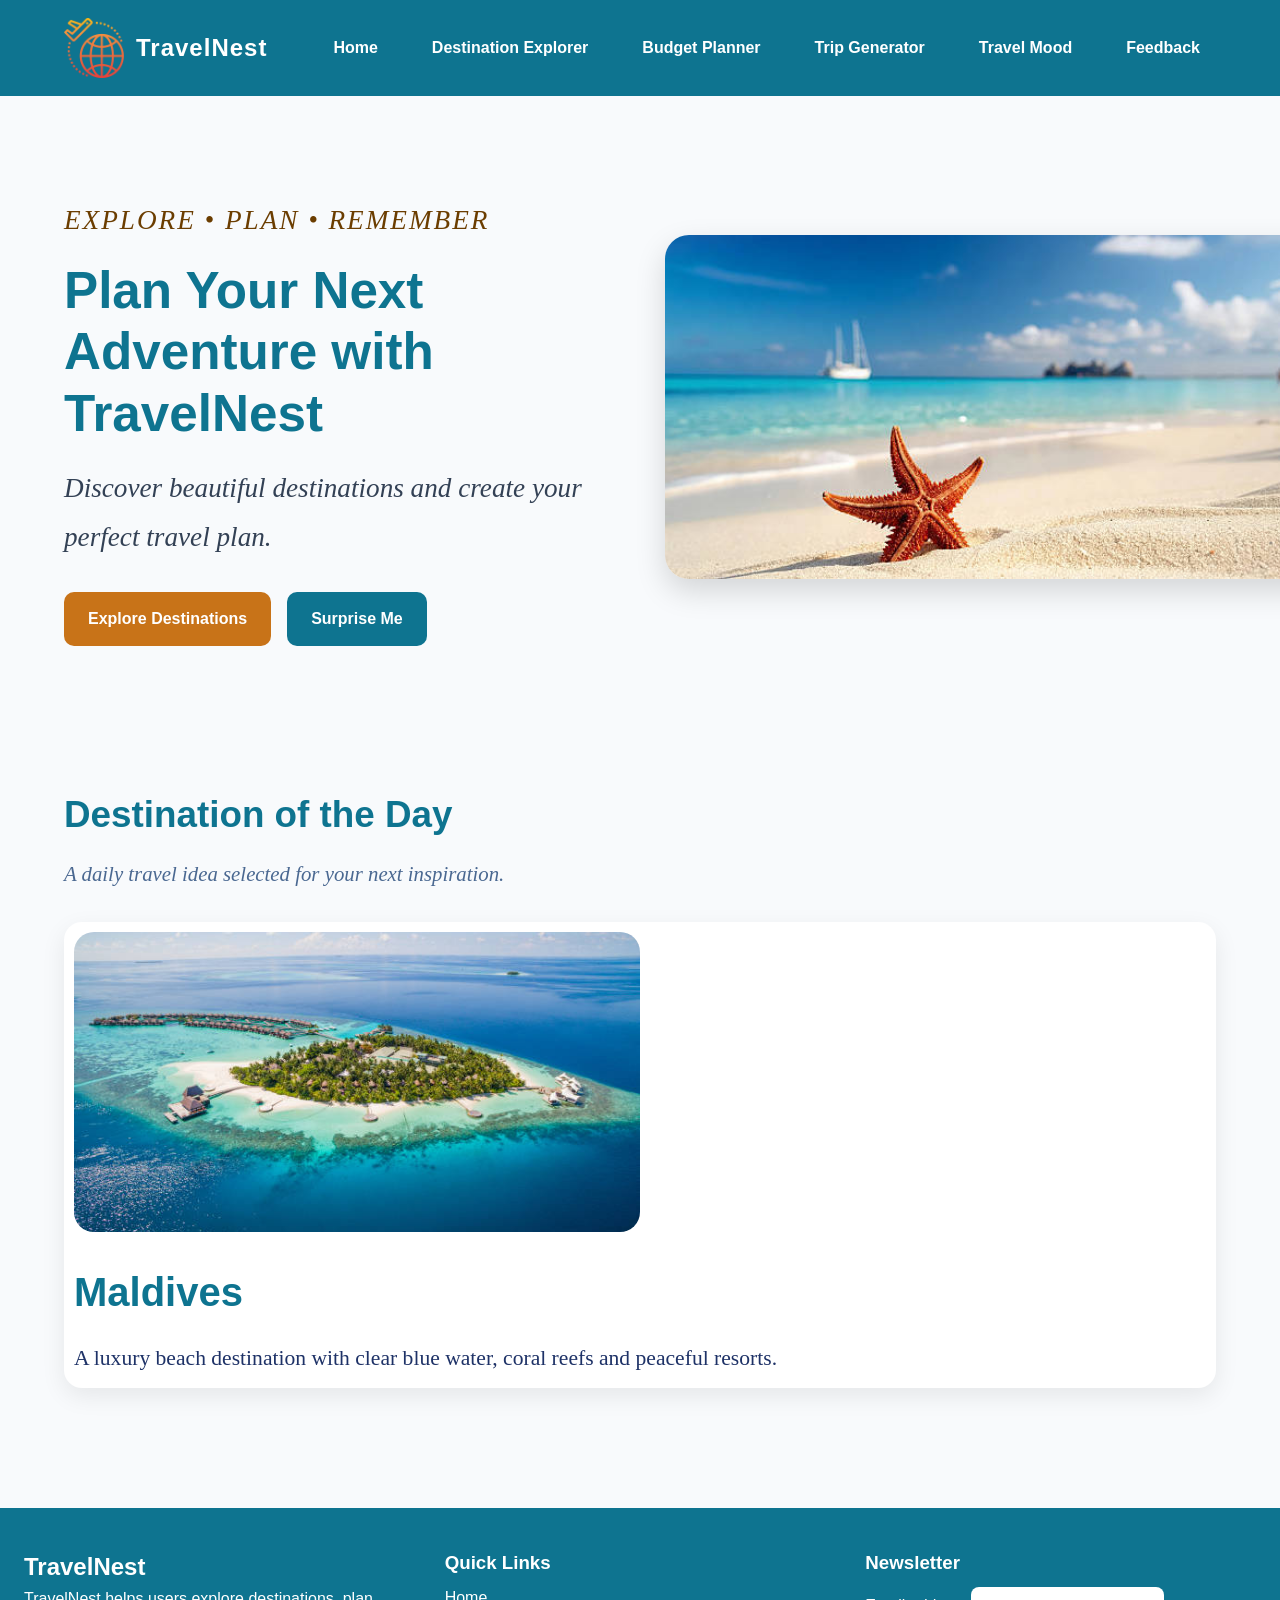
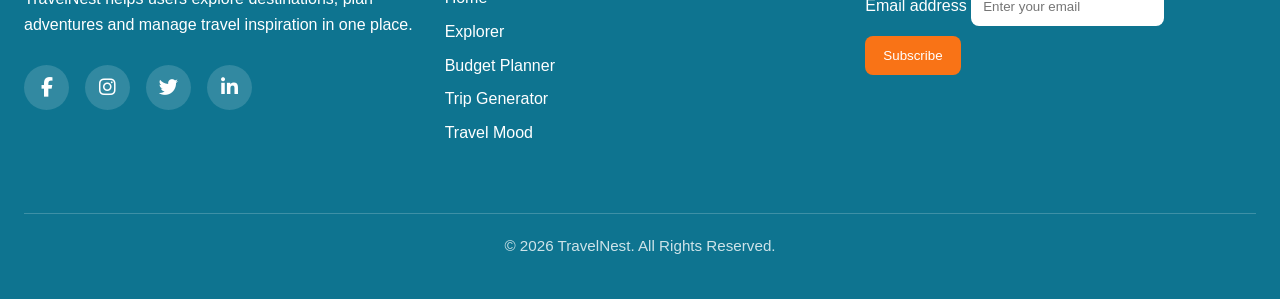
<file: index.html>
<!DOCTYPE html>
<html lang="en">

<head>
  <meta charset="UTF-8">
  <meta name="viewport" content="width=device-width, initial-scale=1.0">

  <title>TravelNest | Home</title>

  <!-- CSS -->
  <link rel="stylesheet" href="css/style.css">
  <link
    rel="stylesheet"
    href="https://cdnjs.cloudflare.com/ajax/libs/font-awesome/6.5.1/css/all.min.css"
  >

  <!-- Favicon -->
  <link rel="icon" href="icons/favicon.ico">

  <!-- PWA -->
  <link rel="manifest" href="manifest.json">
</head>

<body>

  <!-- Header -->
  <header class="site-header">

    <nav class="navbar">

      <!-- Logo -->
      <a href="index.html" class="logo" aria-label="TravelNest Home">
        <img src="images/logo.png" alt="">
        <span>TravelNest</span>
      </a>

      <!-- Hamburger Button -->
      <button class="menu-toggle" id="menuToggle" aria-label="Open navigation menu">
        ☰
      </button>

      <!-- Navigation Links -->
      <ul class="nav-links" id="navLinks">

        <li><a href="index.html">Home</a></li>
        <li><a href="explorer.html">Destination Explorer</a></li>
        <li><a href="budget.html">Budget Planner</a></li>
        <li><a href="generator.html">Trip Generator</a></li>
        <li><a href="mood.html">Travel Mood</a></li>
        <li><a href="feedback.html">Feedback</a></li>

      </ul>

    </nav>

  </header>

  <!-- Main Content -->
  <main>

    <section class="hero reveal">

      <h2 class="hidden-heading">Hero Section</h2>

      <article class="hero-text">
        <p class="eyebrow">Explore • Plan • Remember</p>

        <h1>Plan Your Next Adventure with TravelNest</h1>

        <p id="quoteText">
          Discover beautiful destinations and create your perfect travel plan.
        </p>

        <div class="hero-buttons">
          <a href="explorer.html" class="btn">Explore Destinations</a>
          <a href="generator.html" class="btn btn-secondary">Surprise Me</a>
        </div>
      </article>

      <article class="hero-image">
        <h2 class="hidden-heading">Hero Travel Image</h2>

        <img src="images/hero-travel.jpg" alt="Beautiful beach travel destination">
      </article>

    </section>

    <section class="section reveal">

      <h2>Destination of the Day</h2>

      <p class="section-intro">
        A daily travel idea selected for your next inspiration.
      </p>

      <article class="feature-card" id="destinationOfDay">
        <h3>Loading destination...</h3>
        <p>Please wait...</p>
      </article>

    </section>

  </main>

  <!-- Footer -->
  <footer class="site-footer">

    <!-- About -->
    <section>

      <h2>TravelNest</h2>

      <p>
        TravelNest helps users explore destinations,
        plan adventures and manage travel inspiration
        in one place.
      </p>

      <div class="social-icons">

        <a href="#" aria-label="Visit TravelNest Facebook page">
          <i class="fab fa-facebook-f"></i>
        </a>

        <a href="#" aria-label="Visit TravelNest Instagram page">
          <i class="fab fa-instagram"></i>
        </a>

        <a href="#" aria-label="Visit TravelNest Twitter page">
          <i class="fab fa-twitter"></i>
        </a>

        <a href="#" aria-label="Visit TravelNest LinkedIn page">
          <i class="fab fa-linkedin-in"></i>
        </a>

      </div>

    </section>

    <!-- Quick Links -->
    <section>

      <h3>Quick Links</h3>

      <a href="index.html">Home</a>
      <a href="explorer.html">Explorer</a>
      <a href="budget.html">Budget Planner</a>
      <a href="generator.html">Trip Generator</a>
      <a href="mood.html">Travel Mood</a>

    </section>

    <!-- Newsletter -->
    <section>

      <h3>Newsletter</h3>

      <form id="newsletterForm">

        <label for="newsletterEmail">Email address</label>

        <input
          type="email"
          id="newsletterEmail"
          name="newsletterEmail"
          placeholder="Enter your email"
        >

        <button type="submit">
          Subscribe
        </button>

      </form>

      <p id="newsletterMessage"></p>

    </section>

    <div class="footer-bottom">

      <p>
        © 2026 TravelNest. All Rights Reserved.
      </p>

    </div>

  </footer>

  <!-- JavaScript -->
  <script src="js/main.js"></script>

</body>

</html>
</file>
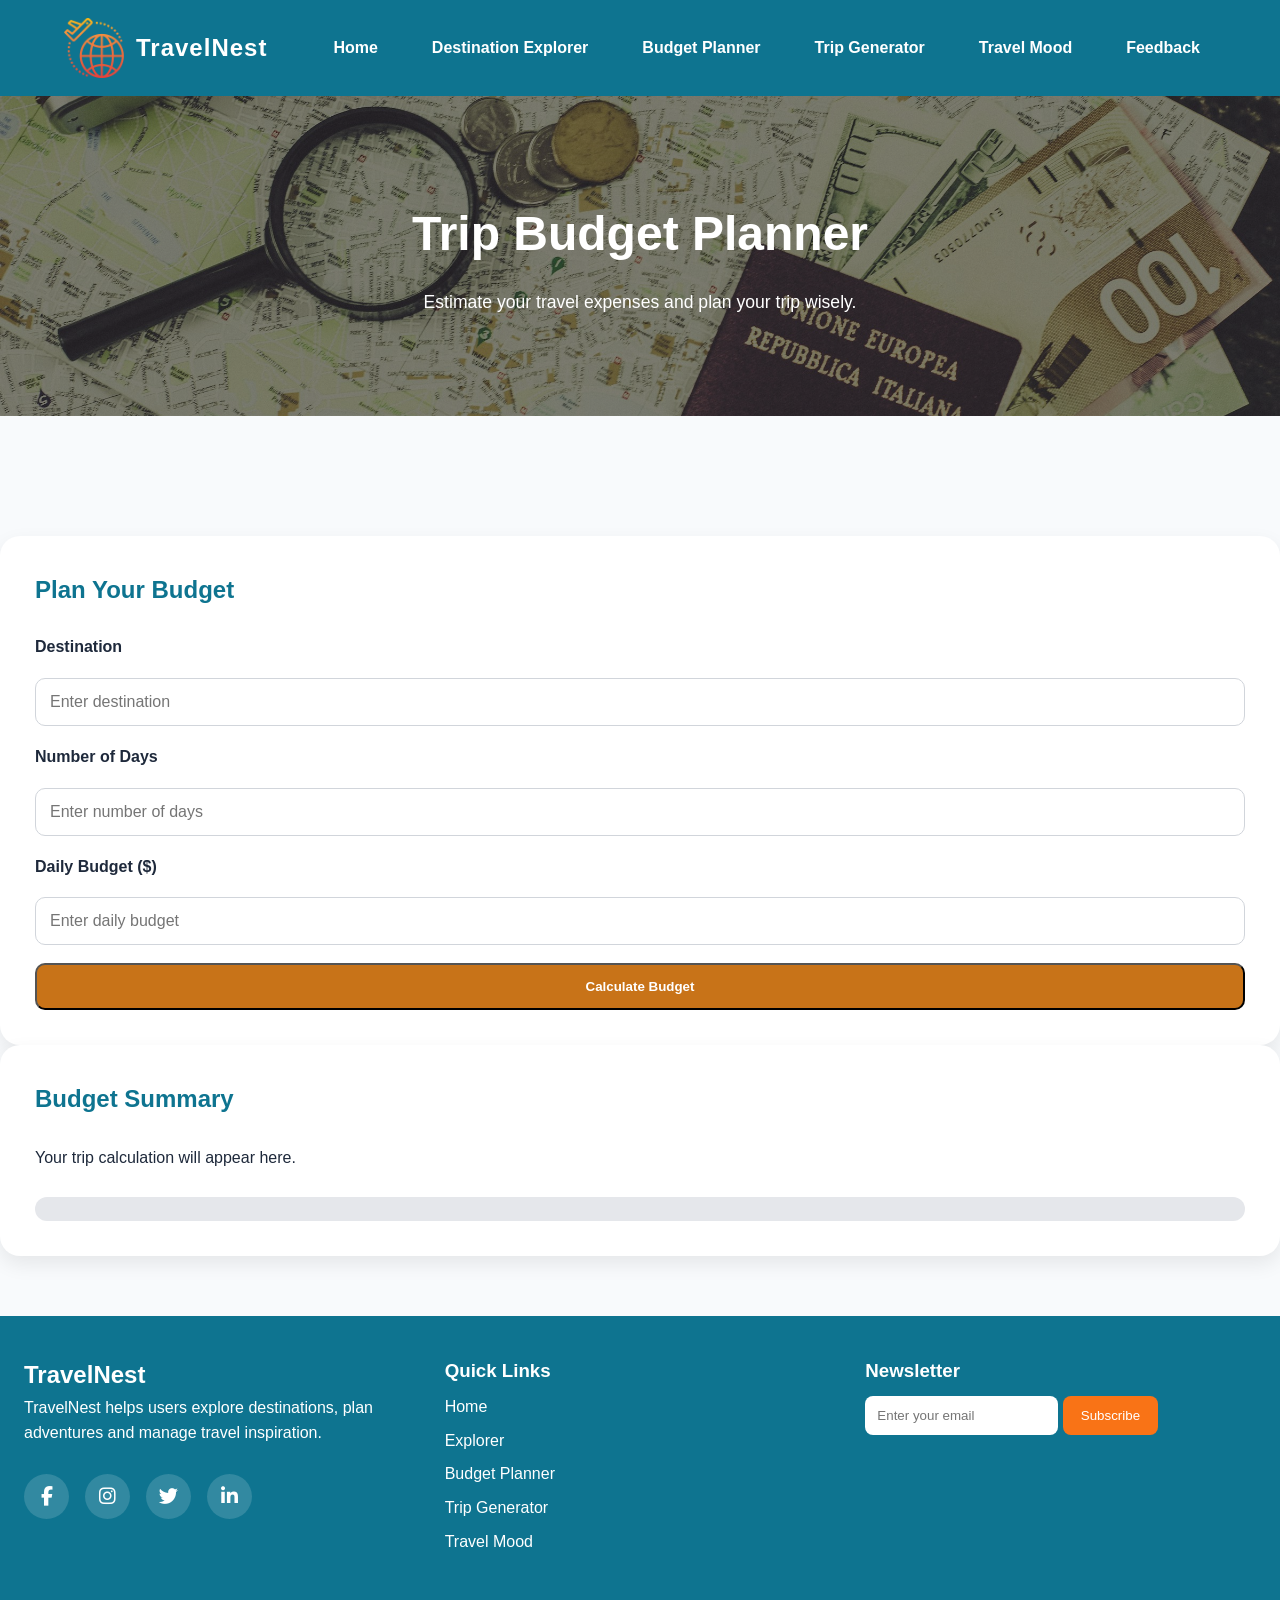
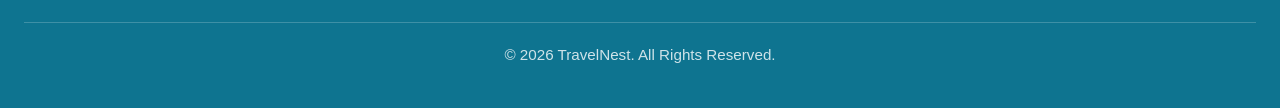
<file: budget.html>
<!DOCTYPE html>
<html lang="en">

<head>
  <meta charset="UTF-8">
  <meta name="viewport" content="width=device-width, initial-scale=1.0">

  <title>TravelNest | Budget Planner</title>

  <link rel="stylesheet" href="css/style.css">
  <link
  rel="stylesheet"
  href="https://cdnjs.cloudflare.com/ajax/libs/font-awesome/6.5.1/css/all.min.css"
/>

  <link rel="icon" href="icons/favicon.ico">

  <link rel="manifest" href="manifest.json">
</head>

<body>

  <!-- HEADER -->
  <header class="site-header">

    <nav class="navbar">

      <a href="index.html" class="logo">
  <img src="images/logo.png" alt="TravelNest Logo">

  <span>TravelNest</span>
</a>

      <button class="menu-toggle" id="menuToggle">
        ☰
      </button>

      <ul class="nav-links" id="navLinks">

        <li><a href="index.html">Home</a></li>
        <li><a href="explorer.html">Destination Explorer</a></li>
        <li><a href="budget.html">Budget Planner</a></li>
        <li><a href="generator.html">Trip Generator</a></li>
        <li><a href="mood.html">Travel Mood</a></li>
        <li><a href="feedback.html">Feedback</a></li>

      </ul>

    </nav>

  </header>

  <!-- MAIN -->
  <main>

    <!-- PAGE HERO -->
    <section class="page-hero budget-banner reveal">

      <h1>Trip Budget Planner</h1>

      <p>
        Estimate your travel expenses and plan your trip wisely.
      </p>

    </section>

    <!-- BUDGET FORM -->
    <section class="budget-section reveal" aria-label="Budget planner section"></section>

      <article class="budget-card">

        <h2>Plan Your Budget</h2>

        <form id="budgetForm">

          <label for="destination">
            Destination
          </label>

          <input
            type="text"
            id="destination"
            placeholder="Enter destination"
          >

          <label for="days">
            Number of Days
          </label>

          <input
            type="number"
            id="days"
            placeholder="Enter number of days"
          >

          <label for="dailyBudget">
            Daily Budget ($)
          </label>

          <input
            type="number"
            id="dailyBudget"
            placeholder="Enter daily budget"
          >

          <button type="submit" class="btn">
            Calculate Budget
          </button>

        </form>

      </article>

      <!-- RESULTS -->
      <article class="budget-results">

        <h2>Budget Summary</h2>

        <div id="budgetOutput">

          <p>
            Your trip calculation will appear here.
          </p>

        </div>

        <!-- PROGRESS BAR -->
        <div class="progress-container">

          <div class="progress-bar" id="progressBar">

          </div>

        </div>

      </article>

    

  </main>

  <!-- FOOTER -->
  <footer class="site-footer">

    <section>

      <h2>TravelNest</h2>

      <p>
        TravelNest helps users explore destinations,
        plan adventures and manage travel inspiration.
      </p>
      <div class="social-icons">

  <a href="#">
    <i class="fab fa-facebook-f"></i>
  </a>

  <a href="#">
    <i class="fab fa-instagram"></i>
  </a>

  <a href="#">
    <i class="fab fa-twitter"></i>
  </a>

  <a href="#">
    <i class="fab fa-linkedin-in"></i>
  </a>

</div>

    </section>

    <section>

      <h3>Quick Links</h3>

      <a href="index.html">Home</a>
      <a href="explorer.html">Explorer</a>
      <a href="budget.html">Budget Planner</a>
       <a href="generator.html">Trip Generator</a>
      <a href="mood.html">Travel Mood</a>

    </section>

    <section>

      <h3>Newsletter</h3>

      <form id="newsletterForm">

        <input
          type="email"
          id="newsletterEmail"
          placeholder="Enter your email"
        >

        <button type="submit">
          Subscribe
        </button>

      </form>

      <p id="newsletterMessage"></p>

    </section>
    <div class="footer-bottom">

  <p>
    © 2026 TravelNest. All Rights Reserved.
  </p>

</div>

  </footer>

  <!-- JS FILES -->
  <script src="js/budget.js"></script>
  <script src="js/main.js"></script>

</body>

</html>
</file>
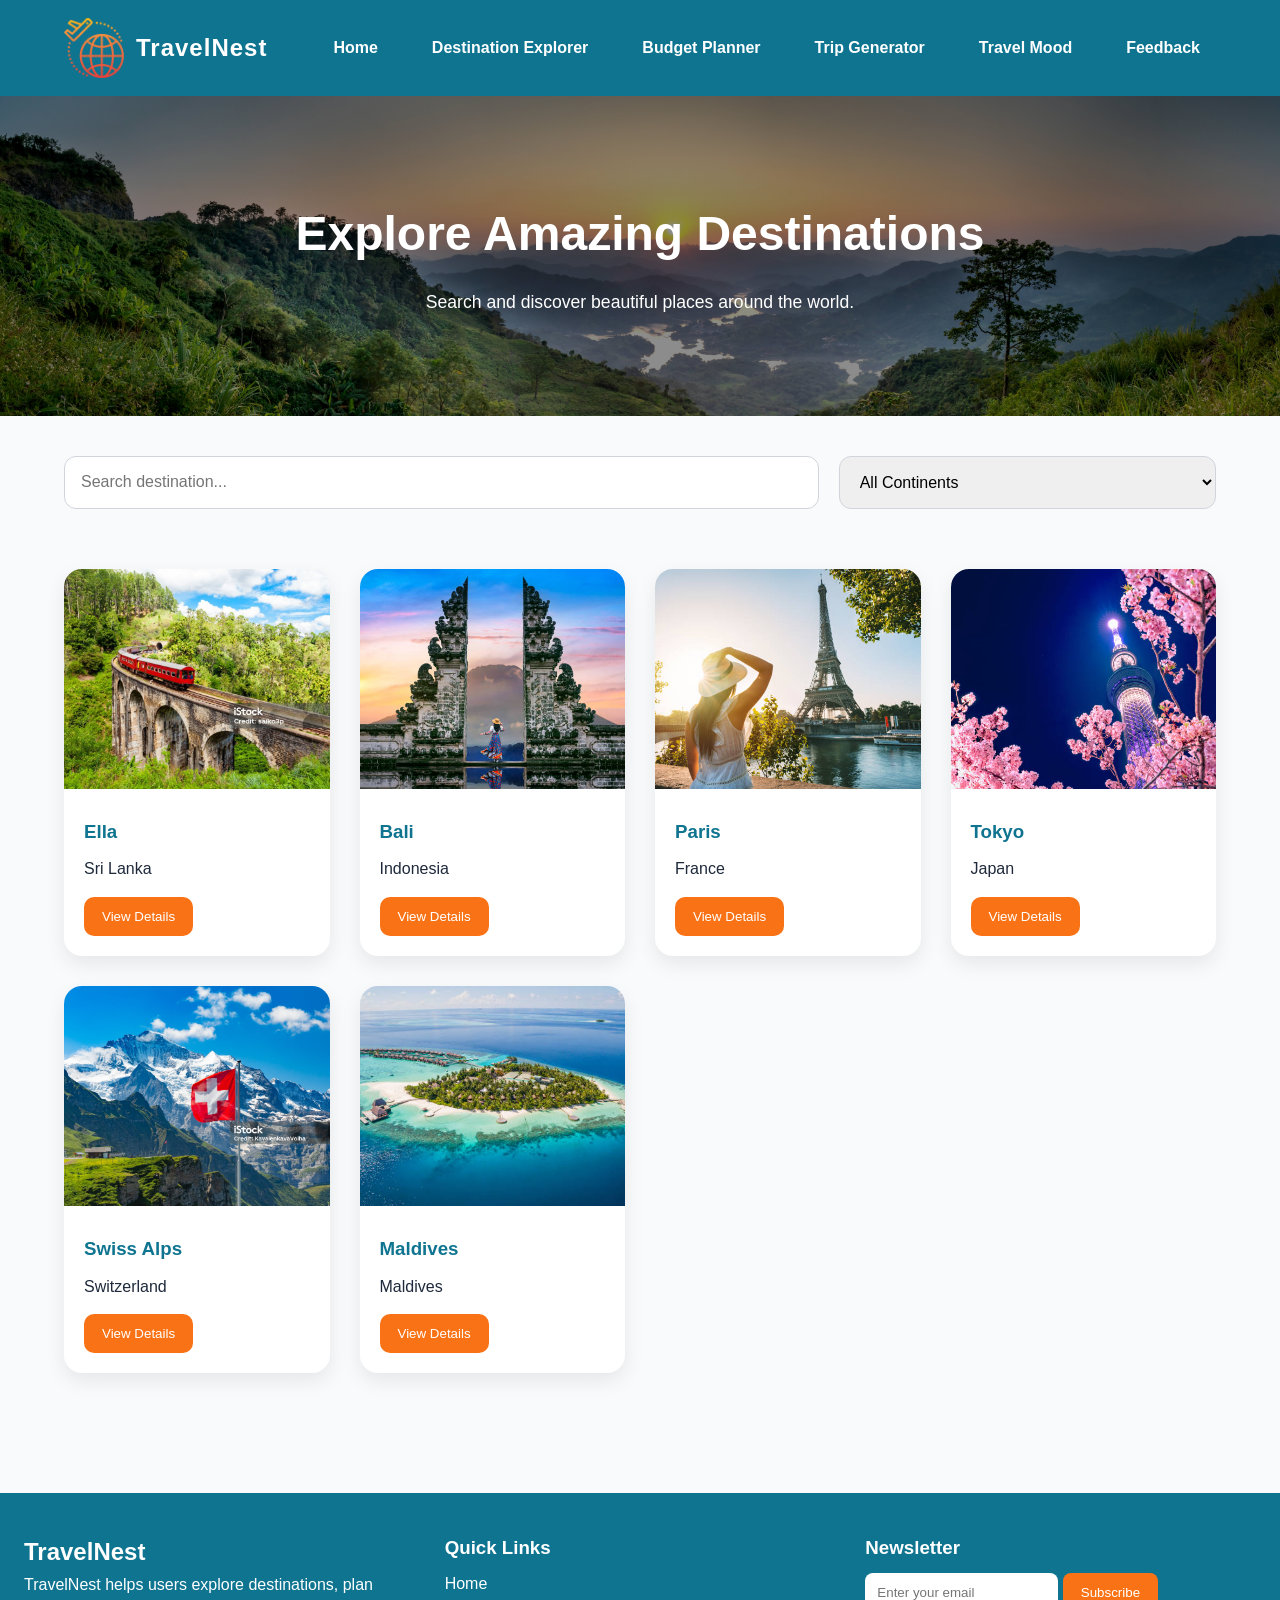
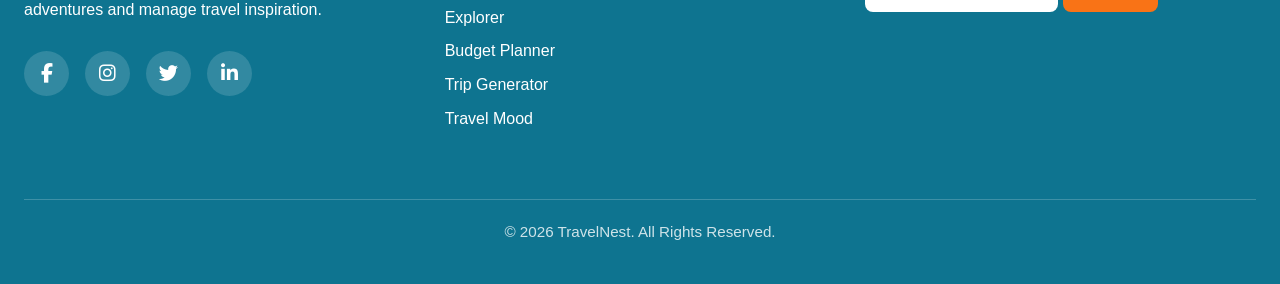
<file: explorer.html>
<!DOCTYPE html>
<html lang="en">

<head>
  <meta charset="UTF-8">
  <meta name="viewport" content="width=device-width, initial-scale=1.0">

  <title>TravelNest | Destination Explorer</title>

  <link rel="stylesheet" href="css/style.css">
  <link
  rel="stylesheet"
  href="https://cdnjs.cloudflare.com/ajax/libs/font-awesome/6.5.1/css/all.min.css"
/>

  <link rel="icon" href="icons/favicon.ico">

  <link rel="manifest" href="manifest.json">
</head>

<body>

  <!-- HEADER -->
  <header class="site-header">

    <nav class="navbar">

      <a href="index.html" class="logo">
  <img src="images/logo.png" alt="TravelNest Logo">

  <span>TravelNest</span>
</a>

      <button class="menu-toggle" id="menuToggle">
        ☰
      </button>

      <ul class="nav-links" id="navLinks">

        <li><a href="index.html">Home</a></li>
        <li><a href="explorer.html">Destination Explorer</a></li>
        <li><a href="budget.html">Budget Planner</a></li>
        <li><a href="generator.html">Trip Generator</a></li>
        <li><a href="mood.html">Travel Mood</a></li>
        <li><a href="feedback.html">Feedback</a></li>

      </ul>

    </nav>

  </header>

  <!-- MAIN -->
  <main>

    <!-- PAGE HERO -->
    <section class="page-hero reveal">

      <h1>Explore Amazing Destinations</h1>

      <p>
        Search and discover beautiful places around the world.
      </p>

    </section>

    <!-- SEARCH + FILTER -->
    <section class="filter-section reveal">

      <input
        type="text"
        id="searchInput"
        placeholder="Search destination..."
      >

      <select id="continentFilter">

        <option value="all">All Continents</option>
        <option value="Asia">Asia</option>
        <option value="Europe">Europe</option>

      </select>

    </section>

    <!-- DESTINATION CARDS -->
    <section class="destination-grid reveal" id="destinationGrid">

    </section>

  </main>

  <!-- MODAL -->
  <section class="modal" id="destinationModal">

    <article class="modal-content">

      <button class="close-modal" id="closeModal">
        ×
      </button>

      <div id="modalDetails">

      </div>

    </article>

  </section>

  <!-- FOOTER -->
  <footer class="site-footer">

    <section>

      <h2>TravelNest</h2>

      <p>
        TravelNest helps users explore destinations,
        plan adventures and manage travel inspiration.
      </p>
      <div class="social-icons">

  <a href="#">
    <i class="fab fa-facebook-f"></i>
  </a>

  <a href="#">
    <i class="fab fa-instagram"></i>
  </a>

  <a href="#">
    <i class="fab fa-twitter"></i>
  </a>

  <a href="#">
    <i class="fab fa-linkedin-in"></i>
  </a>

</div>

    </section>

    <section>

      <h3>Quick Links</h3>

      <a href="index.html">Home</a>
      <a href="explorer.html">Explorer</a>
      <a href="budget.html">Budget Planner</a>
       <a href="generator.html">Trip Generator</a>
      <a href="mood.html">Travel Mood</a>

    </section>

    <section>

      <h3>Newsletter</h3>

      <form id="newsletterForm">

        <input
          type="email"
          id="newsletterEmail"
          placeholder="Enter your email"
        >

        <button type="submit">
          Subscribe
        </button>

      </form>

      <p id="newsletterMessage"></p>

    </section>
    <div class="footer-bottom">

  <p>
    © 2026 TravelNest. All Rights Reserved.
  </p>

</div>

  </footer>

  <!-- JS FILES -->
  <script src="js/data.js"></script>
  <script src="js/explorer.js"></script>
  <script src="js/main.js"></script>

</body>

</html>
</file>
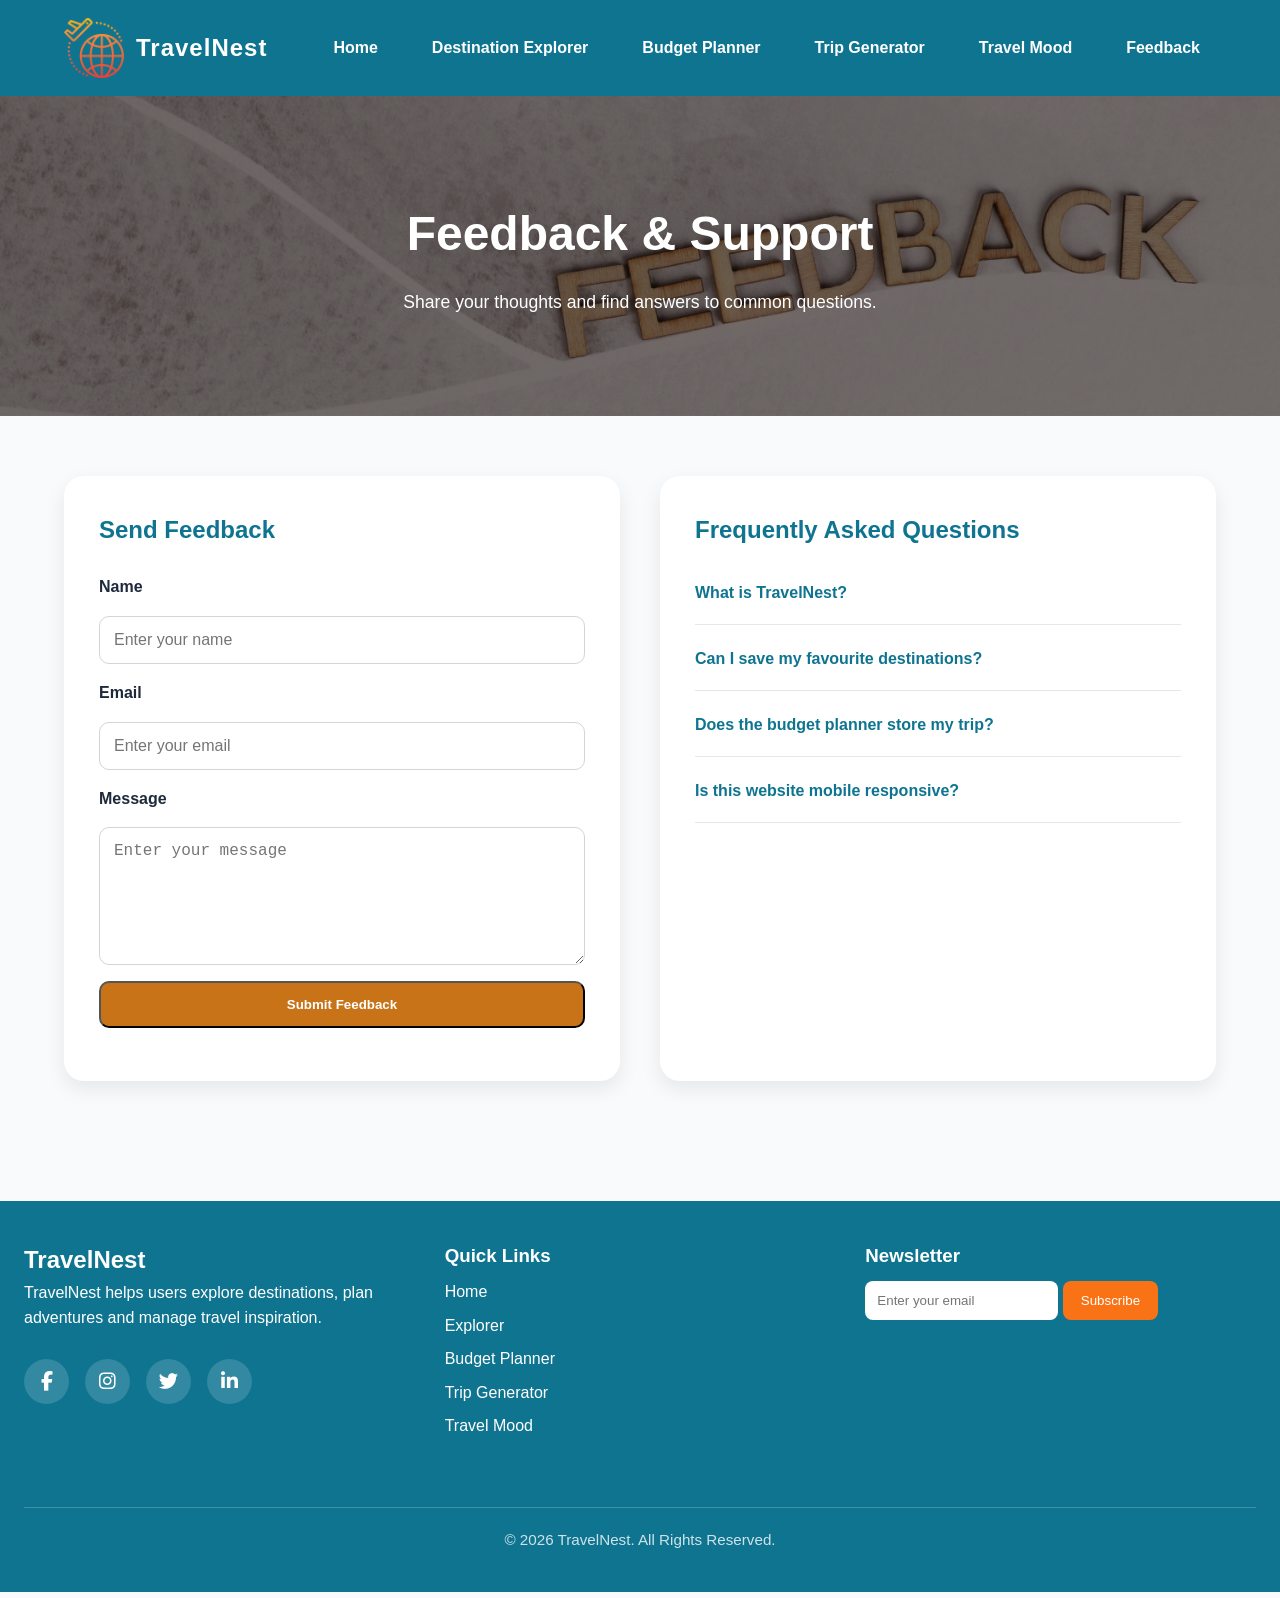
<file: feedback.html>
<!DOCTYPE html>
<html lang="en">

<head>
  <meta charset="UTF-8">
  <meta name="viewport" content="width=device-width, initial-scale=1.0">
  <title>TravelNest | Feedback & Support</title>

  <link rel="stylesheet" href="css/style.css">
  <link
  rel="stylesheet"
  href="https://cdnjs.cloudflare.com/ajax/libs/font-awesome/6.5.1/css/all.min.css"
/>
  <link rel="icon" href="icons/favicon.ico">
  <link rel="manifest" href="manifest.json">
</head>

<body>

  <header class="site-header">
    <nav class="navbar">

     <a href="index.html" class="logo">
  <img src="images/logo.png" alt="TravelNest Logo">

  <span>TravelNest</span>
</a>
      <button class="menu-toggle" id="menuToggle">☰</button>

      <ul class="nav-links" id="navLinks">
        <li><a href="index.html">Home</a></li>
        <li><a href="explorer.html">Destination Explorer</a></li>
        <li><a href="budget.html">Budget Planner</a></li>
        <li><a href="generator.html">Trip Generator</a></li>
        <li><a href="mood.html">Travel Mood</a></li>
        <li><a href="feedback.html">Feedback</a></li>
      </ul>
    </nav>
  </header>

  <main>

    <section class="page-hero feedback-banner reveal">
      <h1>Feedback & Support</h1>
      <p>Share your thoughts and find answers to common questions.</p>
    </section>

    <section class="feedback-section reveal">

      <article class="feedback-card">
        <h2>Send Feedback</h2>

        <form id="feedbackForm">
          <label for="userName">Name</label>
          <input type="text" id="userName" placeholder="Enter your name">

          <label for="userEmail">Email</label>
          <input type="email" id="userEmail" placeholder="Enter your email">

          <label for="userMessage">Message</label>
          <textarea id="userMessage" rows="6" placeholder="Enter your message"></textarea>

          <button type="submit" class="btn">Submit Feedback</button>
        </form>

        <p id="feedbackMessage"></p>
      </article>

      <article class="feedback-card">
        <h2>Frequently Asked Questions</h2>

        <section class="faq-item">
          <button class="faq-question">What is TravelNest?</button>
          <p class="faq-answer">
            TravelNest is a front-end travel planning website that helps users explore destinations,
            plan budgets, save wishlists and track travel goals.
          </p>
        </section>

        <section class="faq-item">
          <button class="faq-question">Can I save my favourite destinations?</button>
          <p class="faq-answer">
            Yes. Destinations can be saved to a wishlist using localStorage in the browser.
          </p>
        </section>

        <section class="faq-item">
          <button class="faq-question">Does the budget planner store my trip?</button>
          <p class="faq-answer">
            Yes. The trip budget details are saved in localStorage after calculation.
          </p>
        </section>

        <section class="faq-item">
          <button class="faq-question">Is this website mobile responsive?</button>
          <p class="faq-answer">
            Yes. The layout uses responsive CSS, media queries, Flexbox and CSS Grid.
          </p>
        </section>

      </article>

    </section>

  </main>

  <footer class="site-footer">
    <section>
      <h2>TravelNest</h2>
      <p>TravelNest helps users explore destinations, plan adventures and manage travel inspiration.</p>
      <div class="social-icons">

  <a href="#">
    <i class="fab fa-facebook-f"></i>
  </a>

  <a href="#">
    <i class="fab fa-instagram"></i>
  </a>

  <a href="#">
    <i class="fab fa-twitter"></i>
  </a>

  <a href="#">
    <i class="fab fa-linkedin-in"></i>
  </a>

</div>
    </section>

    <section>
      <h3>Quick Links</h3>
      <a href="index.html">Home</a>
      <a href="explorer.html">Explorer</a>
      <a href="budget.html">Budget Planner</a>
       <a href="generator.html">Trip Generator</a>
      <a href="mood.html">Travel Mood</a>
    </section>

    <section>
      <h3>Newsletter</h3>
      <form id="newsletterForm">
        <input type="email" id="newsletterEmail" placeholder="Enter your email">
        <button type="submit">Subscribe</button>
      </form>
      <p id="newsletterMessage"></p>
    </section>
    <div class="footer-bottom">

  <p>
    © 2026 TravelNest. All Rights Reserved.
  </p>

</div>
  </footer>

  <script src="js/feedback.js"></script>
  <script src="js/main.js"></script>

</body>

</html>
</file>
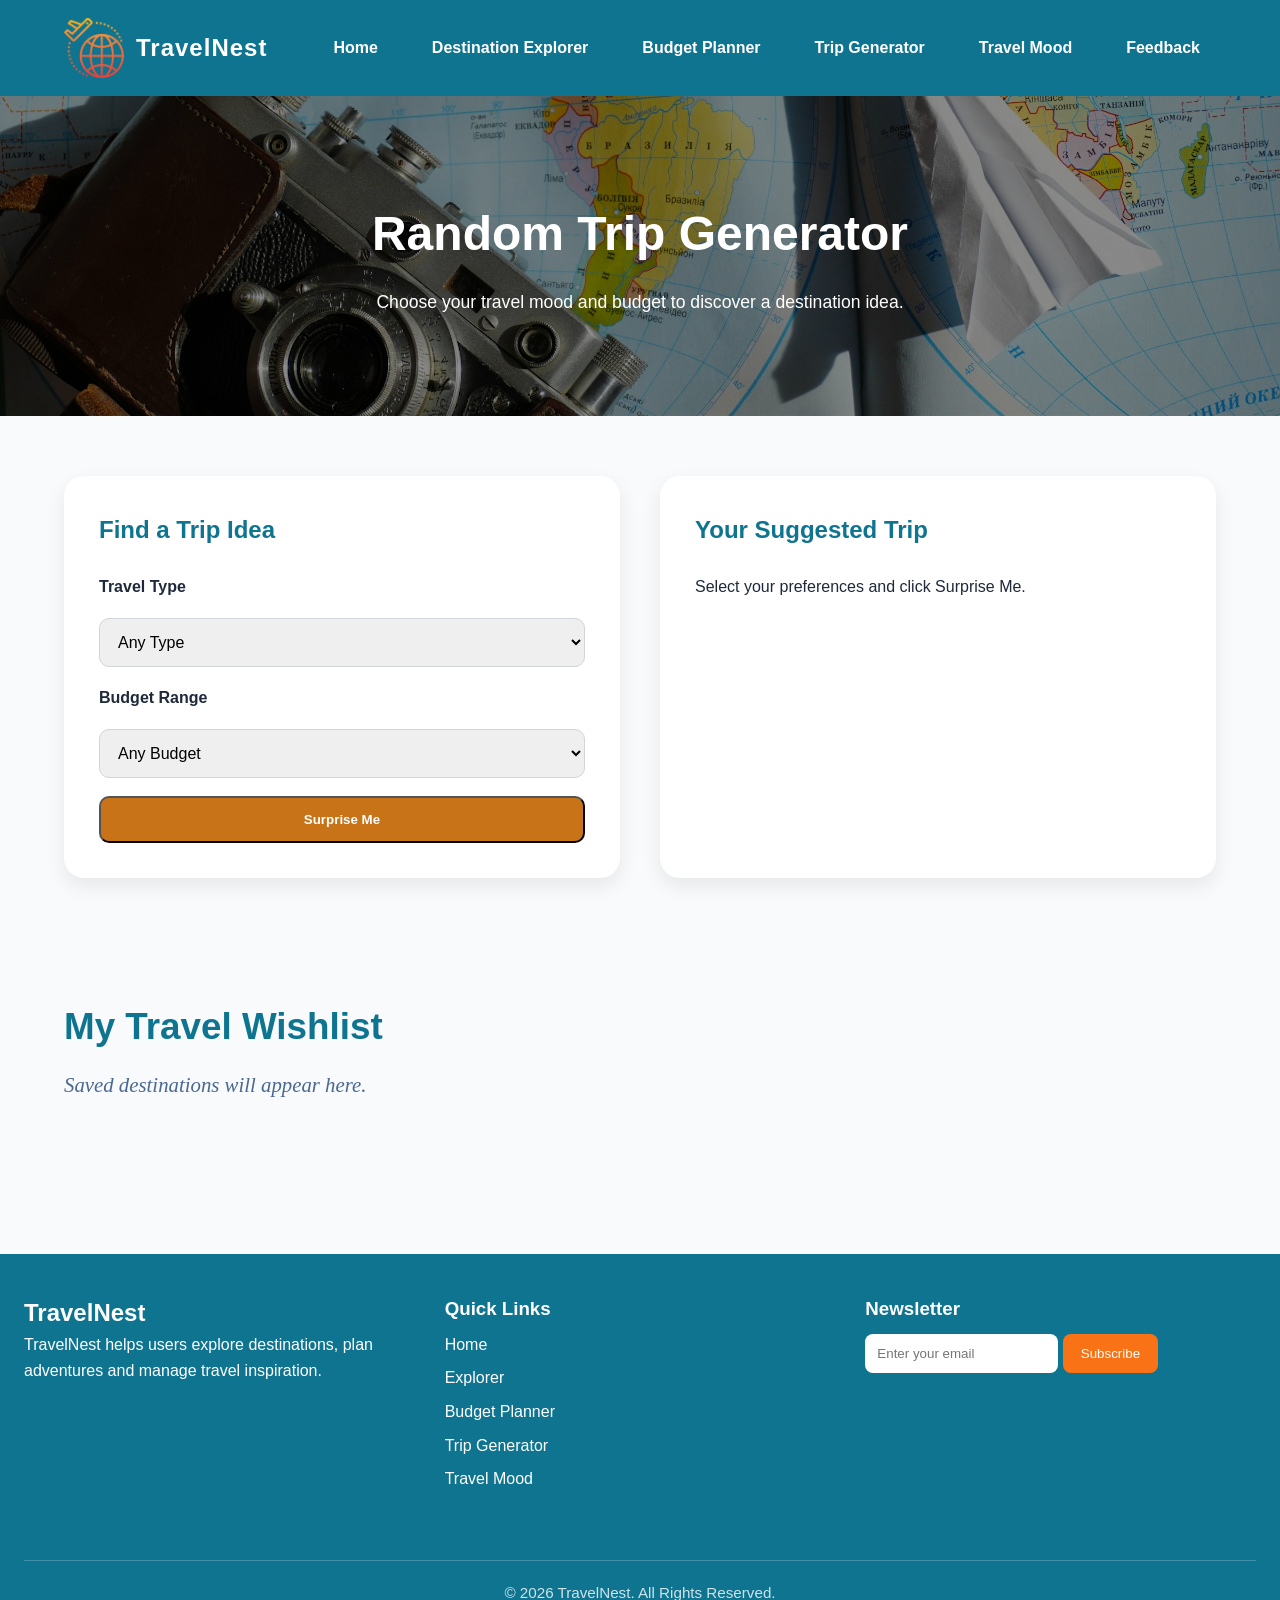
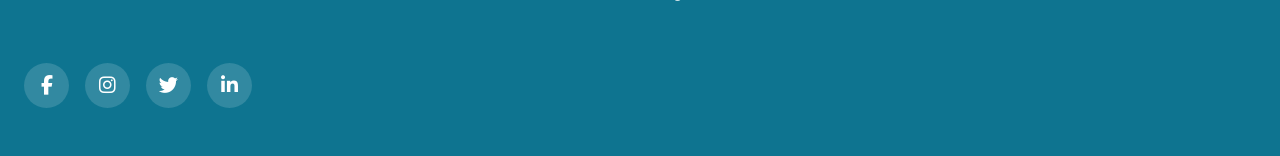
<file: generator.html>
<!DOCTYPE html>
<html lang="en">

<head>
  <meta charset="UTF-8">
  <meta name="viewport" content="width=device-width, initial-scale=1.0">
  <title>TravelNest | Random Trip Generator</title>

  <link rel="stylesheet" href="css/style.css">
  <link
  rel="stylesheet"
  href="https://cdnjs.cloudflare.com/ajax/libs/font-awesome/6.5.1/css/all.min.css"
/>
  <link rel="icon" href="icons/favicon.ico">
  <link rel="manifest" href="manifest.json">
</head>

<body>

  <header class="site-header">
    <nav class="navbar">
     <a href="index.html" class="logo">
  <img src="images/logo.png" alt="TravelNest Logo">

  <span>TravelNest</span>
</a>
      <button class="menu-toggle" id="menuToggle">☰</button>

      <ul class="nav-links" id="navLinks">
        <li><a href="index.html">Home</a></li>
        <li><a href="explorer.html">Destination Explorer</a></li>
        <li><a href="budget.html">Budget Planner</a></li>
        <li><a href="generator.html">Trip Generator</a></li>
        <li><a href="mood.html">Travel Mood</a></li>
        <li><a href="feedback.html">Feedback</a></li>
      </ul>
    </nav>
  </header>

  <main>

    <section class="page-hero generator-banner reveal">
      <h1>Random Trip Generator</h1>
      <p>Choose your travel mood and budget to discover a destination idea.</p>
    </section>

    <section class="generator-section reveal" aria-label="Trip generator form and result">

      <article class="generator-card">
        <h2>Find a Trip Idea</h2>

        <form id="generatorForm">

          <label for="travelType">Travel Type</label>
          <select id="travelType">
            <option value="all">Any Type</option>
            <option value="adventure">Adventure</option>
            <option value="relaxation">Relaxation</option>
            <option value="cultural">Cultural</option>
            <option value="nature">Nature</option>
          </select>

          <label for="budgetRange">Budget Range</label>
          <select id="budgetRange">
            <option value="all">Any Budget</option>
            <option value="low">Low</option>
            <option value="medium">Medium</option>
            <option value="high">High</option>
          </select>

          <button type="submit" class="btn">Surprise Me</button>
        </form>
      </article>

      <article class="generator-result" id="generatorResult">
        <h2>Your Suggested Trip</h2>
        <p>Select your preferences and click Surprise Me.</p>
      </article>

    </section>

    <section class="section reveal">
      <h2>My Travel Wishlist</h2>
      <p class="section-intro">Saved destinations will appear here.</p>

      <section class="wishlist-list" id="wishlistList" aria-label="Saved travel wishlist"></section>
    </section>

  </main>

  <footer class="site-footer">
    <section>
      <h2>TravelNest</h2>
      <p>TravelNest helps users explore destinations, plan adventures and manage travel inspiration.</p>
      <link
  rel="stylesheet"
  href="https://cdnjs.cloudflare.com/ajax/libs/font-awesome/6.5.1/css/all.min.css"
/>
    </section>

    <section>
      <h3>Quick Links</h3>
      <a href="index.html">Home</a>
      <a href="explorer.html">Explorer</a>
      <a href="budget.html">Budget Planner</a>
      <a href="generator.html">Trip Generator</a>
      <a href="mood.html">Travel Mood</a>
    </section>

    <section>
      <h3>Newsletter</h3>
      <form id="newsletterForm">
        <input type="email" id="newsletterEmail" placeholder="Enter your email">
        <button type="submit">Subscribe</button>
      </form>
      <p id="newsletterMessage"></p>
    </section>
    <div class="footer-bottom">

  <p>
    © 2026 TravelNest. All Rights Reserved.
  </p>

</div>
<div class="social-icons">

  <a href="#">
    <i class="fab fa-facebook-f"></i>
  </a>

  <a href="#">
    <i class="fab fa-instagram"></i>
  </a>

  <a href="#">
    <i class="fab fa-twitter"></i>
  </a>

  <a href="#">
    <i class="fab fa-linkedin-in"></i>
  </a>

</div>
  </footer>

  <script src="js/data.js"></script>
  <script src="js/generator.js"></script>
  <script src="js/main.js"></script>

</body>

</html>
</file>
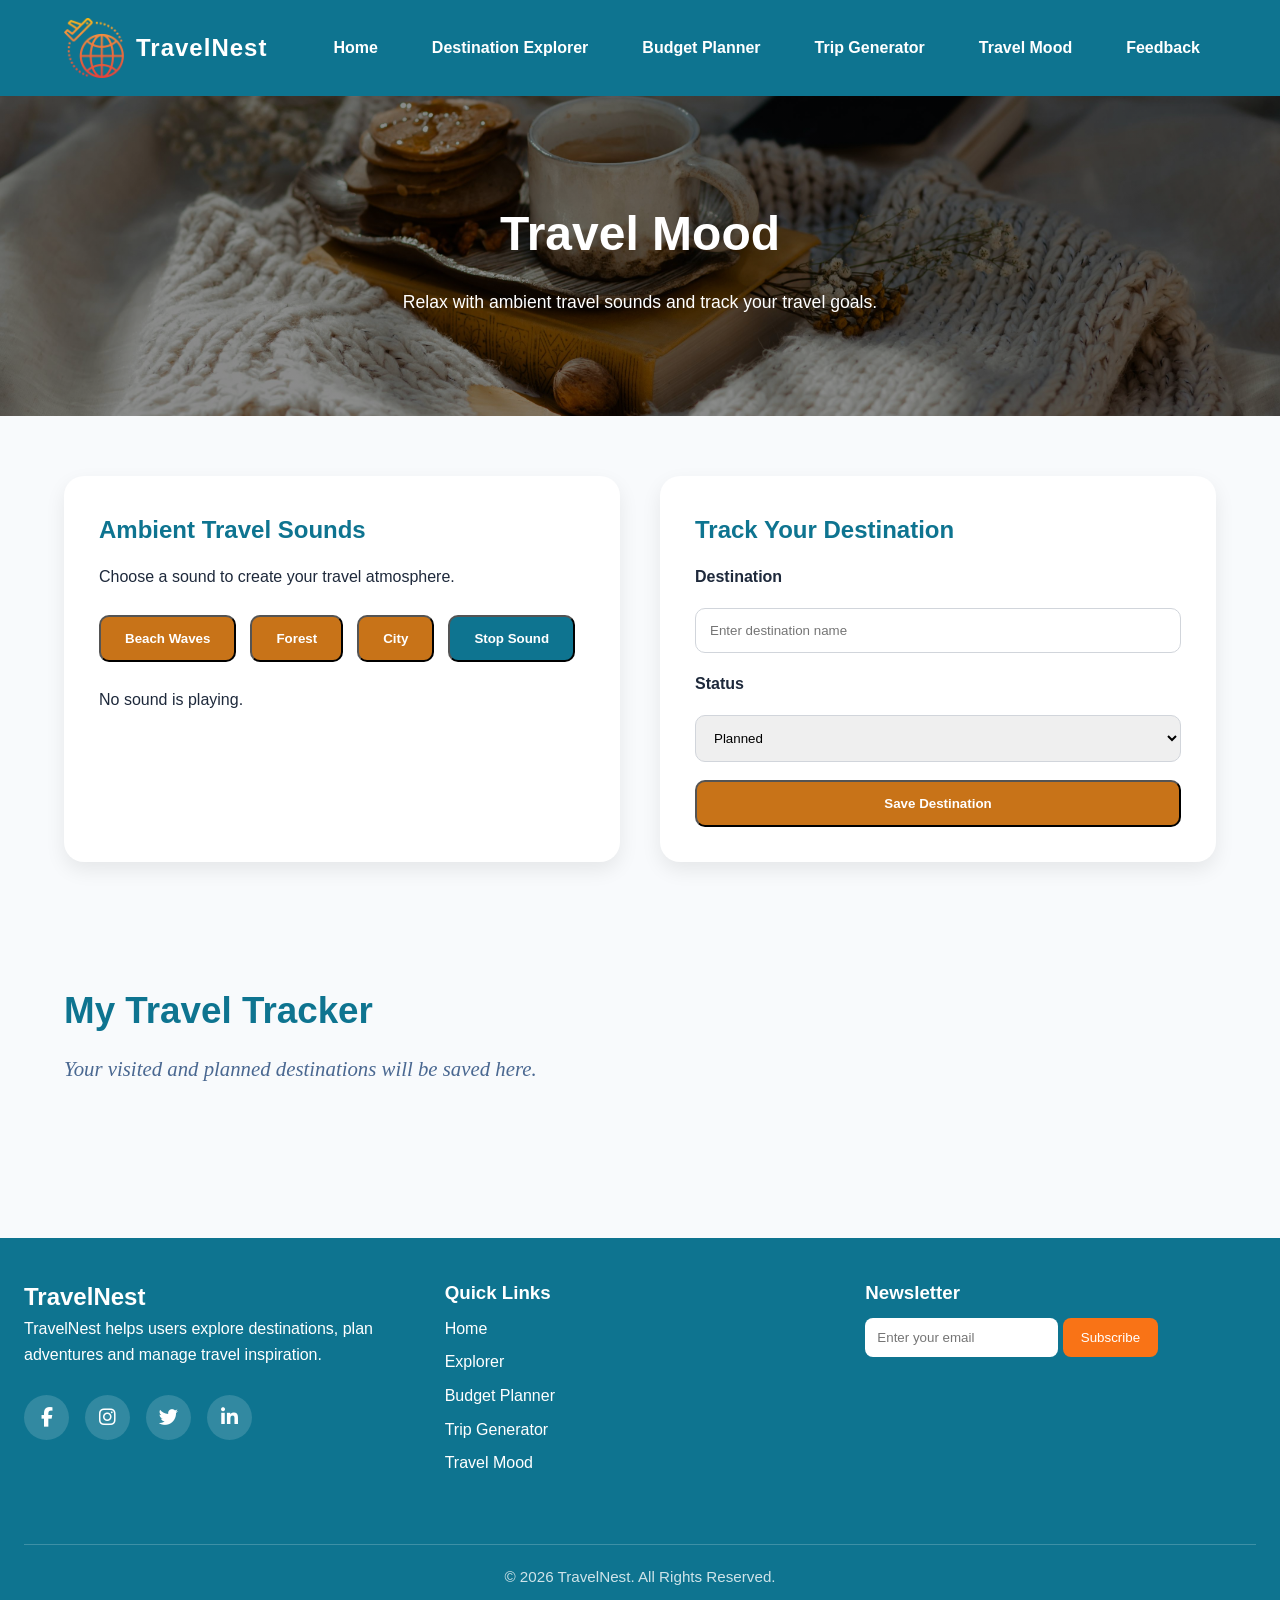
<file: mood.html>
<!DOCTYPE html>
<html lang="en">

<head>
  <meta charset="UTF-8">
  <meta name="viewport" content="width=device-width, initial-scale=1.0">
  <title>TravelNest | Travel Mood</title>

  <link rel="stylesheet" href="css/style.css">
  <link
  rel="stylesheet"
  href="https://cdnjs.cloudflare.com/ajax/libs/font-awesome/6.5.1/css/all.min.css"
/>
  <link rel="icon" href="icons/favicon.ico">
  <link rel="manifest" href="manifest.json">
</head>

<body>

  <header class="site-header">
    <nav class="navbar">
     <a href="index.html" class="logo">
  <img src="images/logo.png" alt="TravelNest Logo">

  <span>TravelNest</span>
</a>

      <button class="menu-toggle" id="menuToggle">☰</button>

      <ul class="nav-links" id="navLinks">
        <li><a href="index.html">Home</a></li>
        <li><a href="explorer.html">Destination Explorer</a></li>
        <li><a href="budget.html">Budget Planner</a></li>
        <li><a href="generator.html">Trip Generator</a></li>
        <li><a href="mood.html">Travel Mood</a></li>
        <li><a href="feedback.html">Feedback</a></li>
      </ul>
    </nav>
  </header>

  <main>

    <section class="page-hero mood-banner reveal">
      <h1>Travel Mood</h1>
      <p>Relax with ambient travel sounds and track your travel goals.</p>
    </section>

    <section class="mood-section reveal" aria-label="Travel mood section">

      <article class="mood-card">
        <h2>Ambient Travel Sounds</h2>
        <p>Choose a sound to create your travel atmosphere.</p>

        <div class="sound-buttons">
          <button class="btn sound-btn" data-sound="beach">Beach Waves</button>
          <button class="btn sound-btn" data-sound="forest">Forest</button>
          <button class="btn sound-btn" data-sound="city">City</button>
          <button class="btn btn-secondary" id="stopSound">Stop Sound</button>
        </div>

        <p id="soundStatus">No sound is playing.</p>
      </article>

      <article class="mood-card">
        <h2>Track Your Destination</h2>

        <form id="tripStatusForm">
          <label for="tripDestination">Destination</label>
          <input type="text" id="tripDestination" placeholder="Enter destination name">

          <label for="tripStatus">Status</label>
          <select id="tripStatus">
            <option value="Planned">Planned</option>
            <option value="Visited">Visited</option>
          </select>

          <button type="submit" class="btn">Save Destination</button>
        </form>
      </article>

    </section>

    <section class="section reveal">
      <h2>My Travel Tracker</h2>
      <p class="section-intro">Your visited and planned destinations will be saved here.</p>

      <section class="tracker-list" id="trackerList"></section>
    </section>

  </main>

  <footer class="site-footer">
    <section>
      <h2>TravelNest</h2>
      <p>TravelNest helps users explore destinations, plan adventures and manage travel inspiration.</p>
      <div class="social-icons">

  <a href="#">
    <i class="fab fa-facebook-f"></i>
  </a>

  <a href="#">
    <i class="fab fa-instagram"></i>
  </a>

  <a href="#">
    <i class="fab fa-twitter"></i>
  </a>

  <a href="#">
    <i class="fab fa-linkedin-in"></i>
  </a>

</div>
    </section>

    <section>
      <h3>Quick Links</h3>
      <a href="index.html">Home</a>
      <a href="explorer.html">Explorer</a>
      <a href="budget.html">Budget Planner</a>
       <a href="generator.html">Trip Generator</a>
      <a href="mood.html">Travel Mood</a>
    </section>

    <section>
      <h3>Newsletter</h3>
      <form id="newsletterForm">
        <input type="email" id="newsletterEmail" placeholder="Enter your email">
        <button type="submit">Subscribe</button>
      </form>
      <p id="newsletterMessage"></p>
    </section>
    <div class="footer-bottom">

  <p>
    © 2026 TravelNest. All Rights Reserved.
  </p>

</div>
  </footer>

  <script src="js/mood.js"></script>
  <script src="js/main.js"></script>

</body>

</html>
</file>
<file: css/style.css>
:root {
  --primary: #0e7490;
  --secondary: #38bdf8;
  --accent: #f97316;
  --background: #f8fafc;
  --text: #1e293b;
  --white: #ffffff;
  --sand: #fef3c7;
}

* {
  margin: 0;
  padding: 0;
  box-sizing: border-box;
}

body {
  font-family: Arial, sans-serif;
  background: var(--background);
  color: var(--text);
  line-height: 1.6;
}

a {
  text-decoration: none;
}

.site-header {
  background: var(--primary);
  position: sticky;
  top: 0;
  z-index: 1000;
}

.navbar {
  max-width: 1200px;
  margin: auto;
  padding: 18px 24px;
  display: flex;
  justify-content: space-between;
  align-items: center;
}

.logo {
  color: var(--white);
  font-size: 1.5rem;
  font-weight: bold;
}

.nav-links {
  list-style: none;
  display: flex;
  gap: 22px;
}
.nav-links a {
  color: var(--white);

  font-weight: 600;

  padding: 10px 16px;

  border-radius: 10px;

  transition: 0.3s ease;
}
.nav-links a:hover {
  background: rgba(255, 255, 255, 0.15);

  color: #dda824;

  transform: translateY(-3px);

  box-shadow: 0 6px 14px rgba(0,0,0,0.15);
}

.menu-toggle {
  display: none;
  background: none;
  border: none;
  color: var(--white);
  font-size: 1.8rem;
  cursor: pointer;
}

.site-footer {
  margin-top: 60px;
  background: var(--primary);
  color: var(--white);
  padding: 40px 24px;
  display: grid;
  grid-template-columns: repeat(3, 1fr);
  gap: 30px;
}

.site-footer a {
  display: block;
  color: var(--white);
  margin: 8px 0;
}

.site-footer input {
  padding: 12px;
  border: none;
  border-radius: 8px;
  margin-top: 10px;
}

.site-footer button {
  padding: 12px 18px;
  border: none;
  border-radius: 8px;
  background: var(--accent);
  color: var(--white);
  cursor: pointer;
  margin-top: 10px;
}

#newsletterMessage {
  margin-top: 10px;
  color: var(--sand);
}

@media (max-width: 768px) {
  .menu-toggle {
    display: block;
  }

  .nav-links {
    display: none;
    position: absolute;
    top: 70px;
    right: 0;
    background: var(--primary);
    width: 100%;
    flex-direction: column;
    text-align: center;
    padding: 20px;
  }

  .nav-links.show {
    display: flex;
  }

  .site-footer {
    grid-template-columns: 1fr;
  }
}
/* HERO SECTION */

.hero {
  max-width: 1200px;
  margin: auto;
  padding: 80px 24px;
  display: grid;
  grid-template-columns: 1fr 1fr;
  gap: 50px;
  align-items: center;
}

.eyebrow {
  color: #6b3d00!important;

  font-size: 1.9rem;

  font-weight: bold;

  margin-bottom: 15px;

  letter-spacing: 2px;

  text-transform: uppercase;
}


.hero-text h1 {
  font-size: 3.2rem;
  line-height: 1.2;
  color: var(--primary);
}
.hero-text p {
  margin-top: 20px;

  font-size: 1.7rem;

  font-family: Georgia, serif;

  font-style: italic;

  font-weight: 500;

  line-height: 1.8;

  color: #334155;
}


.hero-buttons {
  margin-top: 30px;
  display: flex;
  gap: 16px;
  flex-wrap: wrap;
}

.btn {
  display: inline-block;
  padding: 14px 24px;
  border-radius: 10px;
  background: rgb(200, 115, 24);
  color: var(--white);
  font-weight: bold;
  transition: 0.3s;
}

.btn:hover {
  transform: translateY(-5px);
  opacity: 0.9;
}

.btn-secondary {
  background: var(--primary);
}

.hero-image img {
  width: 140%;
  max-width: 670px;
  border-radius: 24px;
  box-shadow: 0 12px 30px rgba(0, 0, 0, 0.15);
  animation: floatImage 4s ease-in-out infinite;
}

/* DESTINATION SECTION */

.section {
  max-width: 1200px;
  margin: auto;
  padding: 60px 24px;
}

.section h2 {
  font-size: 2.3rem;
  color: var(--primary);
  margin-bottom: 10px;
}

.section-intro {
  margin-bottom: 30px;
  font-size: 1.3rem;

  font-family: Georgia, serif;

  font-style: italic;

  color: #4a6891;

  line-height: 1.8;
}

.feature-card {
  background: var(--white);
  padding: 10px;
  border-radius: 18px;
  box-shadow: 0 8px 25px rgba(0, 0, 0, 0.08);
  transition: 0.3s;
}

.feature-card:hover {
  transform: translateY(-6px);
}

/* ANIMATIONS */

@keyframes floatImage {
  0% {
    transform: translateY(0px);
  }

  50% {
    transform: translateY(-10px);
  }

  100% {
    transform: translateY(0px);
  }
}

/* MOBILE RESPONSIVE */

@media (max-width: 768px) {

  .hero {
    grid-template-columns: 1fr;
    text-align: center;
    padding: 60px 20px;
  }

  .hero-text h1 {
    font-size: 2.3rem;
  }

  .hero-buttons {
    justify-content: center;
  }

}
/* PAGE HERO */

.page-hero {
  background: linear-gradient(
      rgba(0, 0, 0, 0.45),
      rgba(0, 0, 0, 0.45)
    ),
    url("../images/explorer-banner.jpg");

  background-size: cover;
  background-position: center;

  color: var(--white);

  text-align: center;

  padding: 100px 20px;
}

.page-hero h1 {
  font-size: 3rem;
  margin-bottom: 15px;
}

.page-hero p {
  font-size: 1.1rem;
}

/* FILTER SECTION */

.filter-section {
  max-width: 1200px;

  margin: 40px auto;

  padding: 0 24px;

  display: grid;

  grid-template-columns: 2fr 1fr;

  gap: 20px;
}

.filter-section input,
.filter-section select {
  padding: 16px;

  border-radius: 12px;

  border: 1px solid #d1d5db;

  font-size: 1rem;
}

/* DESTINATION GRID */

.destination-grid {
  max-width: 1200px;

  margin: auto;

  padding: 20px 24px 60px;

  display: grid;

  grid-template-columns: repeat(auto-fit, minmax(260px, 1fr));

  gap: 30px;
}

/* DESTINATION CARD */

.destination-card {
  background: var(--white);

  border-radius: 18px;

  overflow: hidden;

  box-shadow: 0 8px 20px rgba(0, 0, 0, 0.08);

  transition: 0.3s;
}

.destination-card:hover {
  transform: translateY(-8px);
}

.destination-card img {
  width: 100%;

  height: 220px;

  object-fit: cover;
}

.destination-card-content {
  padding: 20px;
}

.destination-card-content h3 {
  color: var(--primary);

  margin-bottom: 10px;
}

.destination-card-content button {
  margin-top: 15px;

  padding: 12px 18px;

  border: none;

  border-radius: 10px;

  background: var(--accent);

  color: var(--white);

  cursor: pointer;

  transition: 0.3s;
}

.destination-card-content button:hover {
  opacity: 0.9;
}

/* MODAL */

.modal {
  position: fixed;

  inset: 0;

  background: rgba(0, 0, 0, 0.6);

  display: none;

  justify-content: center;

  align-items: center;

  padding: 20px;

  z-index: 2000;
}

.show-modal {
  display: flex;
}

.modal-content {
  background: var(--white);

  width: 100%;

  max-width: 700px;

  border-radius: 20px;

  padding: 30px;

  position: relative;

  animation: modalFade 0.3s ease;
}

.close-modal {
  position: absolute;

  top: 15px;

  right: 20px;

  border: none;

  background: none;

  font-size: 2rem;

  cursor: pointer;
}

.modal-content h2 {
  color: var(--primary);

  margin-bottom: 15px;
}

.modal-content h3 {
  margin-top: 25px;

  margin-bottom: 10px;

  color: var(--accent);
}

.modal-content ul {
  padding-left: 20px;
}

.modal-content table {
  width: 100%;

  border-collapse: collapse;

  margin-top: 15px;
}

.modal-content th,
.modal-content td {
  border: 1px solid #d1d5db;

  padding: 12px;

  text-align: left;
}

.modal-content th {
  background: var(--primary);

  color: var(--white);
}

/* MODAL ANIMATION */

@keyframes modalFade {
  from {
    transform: scale(0.9);

    opacity: 0;
  }

  to {
    transform: scale(1);

    opacity: 1;
  }
}

/* MOBILE */

@media (max-width: 768px) {

  .page-hero h1 {
    font-size: 2.2rem;
  }

  .filter-section {
    grid-template-columns: 1fr;
  }

}
/* BUDGET PAGE */

.budget-banner {
  background:
    linear-gradient(
      rgba(0,0,0,0.45),
      rgba(0,0,0,0.45)
    ),
    url("../images/budget-banner.jpg");

  background-size: cover;
  background-position: center;
}

.budget-section {
  max-width: 1200px;

  margin: auto;

  padding: 60px 24px;

  display: grid;

  grid-template-columns: 1fr 1fr;

  gap: 40px;
}

.budget-card,
.budget-results {
  background: var(--white);

  padding: 35px;

  border-radius: 20px;

  box-shadow: 0 8px 20px rgba(0,0,0,0.08);
}

.budget-card h2,
.budget-results h2 {
  margin-bottom: 25px;

  color: var(--primary);
}

.budget-card form {
  display: flex;

  flex-direction: column;

  gap: 18px;
}

.budget-card label {
  font-weight: bold;
}

.budget-card input {
  padding: 14px;

  border-radius: 10px;

  border: 1px solid #d1d5db;

  font-size: 1rem;
}

#budgetOutput {
  margin-bottom: 25px;

  line-height: 1.8;
}

/* PROGRESS BAR */

.progress-container {
  width: 100%;

  height: 24px;

  background: #e5e7eb;

  border-radius: 20px;

  overflow: hidden;
}

.progress-bar {
  width: 0;

  height: 100%;

  background: var(--accent);

  transition: 0.5s;
}

/* MOBILE */

@media (max-width: 768px) {

  .budget-section {
    grid-template-columns: 1fr;
  }

}
/* GENERATOR PAGE */

.generator-banner {
  background:
    linear-gradient(rgba(0,0,0,0.45), rgba(0,0,0,0.45)),
    url("../images/generator-banner.jpg");
  background-size: cover;
  background-position: center;
}

.generator-section {
  max-width: 1200px;
  margin: auto;
  padding: 60px 24px;
  display: grid;
  grid-template-columns: 1fr 1fr;
  gap: 40px;
}

.generator-card,
.generator-result {
  background: var(--white);
  padding: 35px;
  border-radius: 20px;
  box-shadow: 0 8px 20px rgba(0,0,0,0.08);
}

.generator-card h2,
.generator-result h2 {
  color: var(--primary);
  margin-bottom: 25px;
}

.generator-card form {
  display: flex;
  flex-direction: column;
  gap: 18px;
}

.generator-card label {
  font-weight: bold;
}

.generator-card select {
  padding: 14px;
  border-radius: 10px;
  border: 1px solid #d1d5db;
  font-size: 1rem;
}

.generator-result img {
  width: 100%;
  height: 230px;
  object-fit: cover;
  border-radius: 16px;
  margin-bottom: 18px;
}

.result-animation {
  animation: popResult 0.4s ease;
}

@keyframes popResult {
  from {
    transform: scale(0.95);
    opacity: 0;
  }

  to {
    transform: scale(1);
    opacity: 1;
  }
}

.wishlist-list {
  display: grid;
  grid-template-columns: repeat(auto-fit, minmax(220px, 1fr));
  gap: 20px;
}

.wishlist-item {
  background: var(--white);
  padding: 20px;
  border-radius: 16px;
  box-shadow: 0 6px 16px rgba(0,0,0,0.08);
}

.wishlist-item h3 {
  color: var(--primary);
}

@media (max-width: 768px) {
  .generator-section {
    grid-template-columns: 1fr;
  }
}
/* TRAVEL MOOD PAGE */

.mood-banner {
  background:
    linear-gradient(rgba(0,0,0,0.45), rgba(0,0,0,0.45)),
    url("../images/mood-banner.jpg");
  background-size: cover;
  background-position: center 42%;
}

.mood-section {
  max-width: 1200px;
  margin: auto;
  padding: 60px 24px;
  display: grid;
  grid-template-columns: 1fr 1fr;
  gap: 40px;
}

.mood-card {
  background: var(--white);
  padding: 35px;
  border-radius: 20px;
  box-shadow: 0 8px 20px rgba(0,0,0,0.08);
}

.mood-card h2 {
  color: var(--primary);
  margin-bottom: 15px;
}

.sound-buttons {
  margin: 25px 0;
  display: flex;
  gap: 14px;
  flex-wrap: wrap;
}

#tripStatusForm {
  display: flex;
  flex-direction: column;
  gap: 18px;
}

#tripStatusForm label {
  font-weight: bold;
}

#tripStatusForm input,
#tripStatusForm select {
  padding: 14px;
  border-radius: 10px;
  border: 1px solid #d1d5db;
}

.tracker-list {
  display: grid;
  grid-template-columns: repeat(auto-fit, minmax(220px, 1fr));
  gap: 20px;
}

.tracker-item {
  background: var(--white);
  padding: 20px;
  border-radius: 16px;
  box-shadow: 0 6px 16px rgba(0,0,0,0.08);
}

.tracker-item h3 {
  color: var(--primary);
}

@media (max-width: 768px) {
  .mood-section {
    grid-template-columns: 1fr;
  }
}
/* FEEDBACK PAGE */

.feedback-banner {
  background:
    linear-gradient(rgba(0,0,0,0.45), rgba(0,0,0,0.45)),
    url("../images/feedback-banner.jpg");
  background-size: cover;
  background-position: center 50%;
  
  
}

.feedback-section {
  max-width: 1200px;
  margin: auto;
  padding: 60px 24px;
  display: grid;
  grid-template-columns: 1fr 1fr;
  gap: 40px;
}

.feedback-card {
  background: var(--white);
  padding: 35px;
  border-radius: 20px;
  box-shadow: 0 8px 20px rgba(0,0,0,0.08);
}

.feedback-card h2 {
  color: var(--primary);
  margin-bottom: 25px;
}

#feedbackForm {
  display: flex;
  flex-direction: column;
  gap: 16px;
}

#feedbackForm label {
  font-weight: bold;
}

#feedbackForm input,
#feedbackForm textarea {
  padding: 14px;
  border-radius: 10px;
  border: 1px solid #d1d5db;
  font-size: 1rem;
}

#feedbackMessage {
  margin-top: 18px;
  font-weight: bold;
  color: var(--primary);
}

.faq-item {
  margin-bottom: 15px;
  border-bottom: 1px solid #e5e7eb;
  padding-bottom: 12px;
}

.faq-question {
  width: 100%;
  background: none;
  border: none;
  text-align: left;
  color: var(--primary);
  font-weight: bold;
  font-size: 1rem;
  cursor: pointer;
  padding: 10px 0;
}

.faq-answer {
  display: none;
  margin-top: 8px;
}

.faq-answer.show-answer {
  display: block;
}

@media (max-width: 768px) {
  .feedback-section {
    grid-template-columns: 1fr;
  }
}
/* SCROLL REVEAL ANIMATION */

.reveal {
  opacity: 0;
  transform: translateY(40px);
  transition: 0.8s ease;
}

.reveal.active {
  opacity: 1;
  transform: translateY(0);
}
.destination-day-image {
  width: 50%;

  height: 300px;

  object-fit: cover;

  border-radius: 20px;

  margin-bottom: 20px;

  transition: 0.4s;
}

.destination-day-image:hover {
  transform: scale(1.04);

  box-shadow: 0 12px 25px rgba(0,0,0,0.18);
}
.feature-card h3 {
  font-size: 2.5rem;

  color: var(--primary);

  margin-bottom: 15px;
}

.feature-card p {
  font-size: 1.35rem;

  color: #1e3267;

  line-height: 1.8;

  font-family: Georgia, serif;
}
.logo img {
  height: 60px;

  width: auto;

  transition: 0.3s;
}

.logo img:hover {
  transform: scale(1.08);
}

.logo {
  display: flex;

  align-items: center;

  gap: 12px;

  color: white;

  font-size: 1.5rem;

  font-weight: bold;
}

.logo img {
  height: 60px;

  width: auto;

  transition: 0.3s;
}

.logo img:hover {
  transform: scale(1.08);
}

.logo span {
  color: white;

  font-weight: bold;

  letter-spacing: 1px;
}
.social-icons {
  display: flex;

  gap: 16px;

  margin-top: 20px;
}

.social-icons a {
  width: 45px;

  height: 45px;

  background: rgba(255,255,255,0.15);

  color: white;

  border-radius: 50%;

  display: flex;

  align-items: center;

  justify-content: center;

  font-size: 1.2rem;

  transition: 0.3s;
}

.social-icons a:hover {
  background: #fbbf24;

  transform: translateY(-5px);

  color: #0f172a;
}
.footer-bottom {
  grid-column: 1 / -1;

  text-align: center;

  margin-top: 30px;

  padding-top: 20px;

  border-top: 1px solid rgba(255,255,255,0.2);

  font-size: 0.95rem;

  color: rgba(255,255,255,0.8);
}
.remove-btn {
  margin-top: 15px;

  padding: 5px 8px;

  border: none;

  border-radius: 10px;

  background: #c8c695;

  color: white;

  cursor: pointer;

  transition: 0.3s;
}

.remove-btn:hover {
  background: #b46517;

  transform: translateY(-3px);
}
.hidden-heading {
  display: none;
}
</file>
